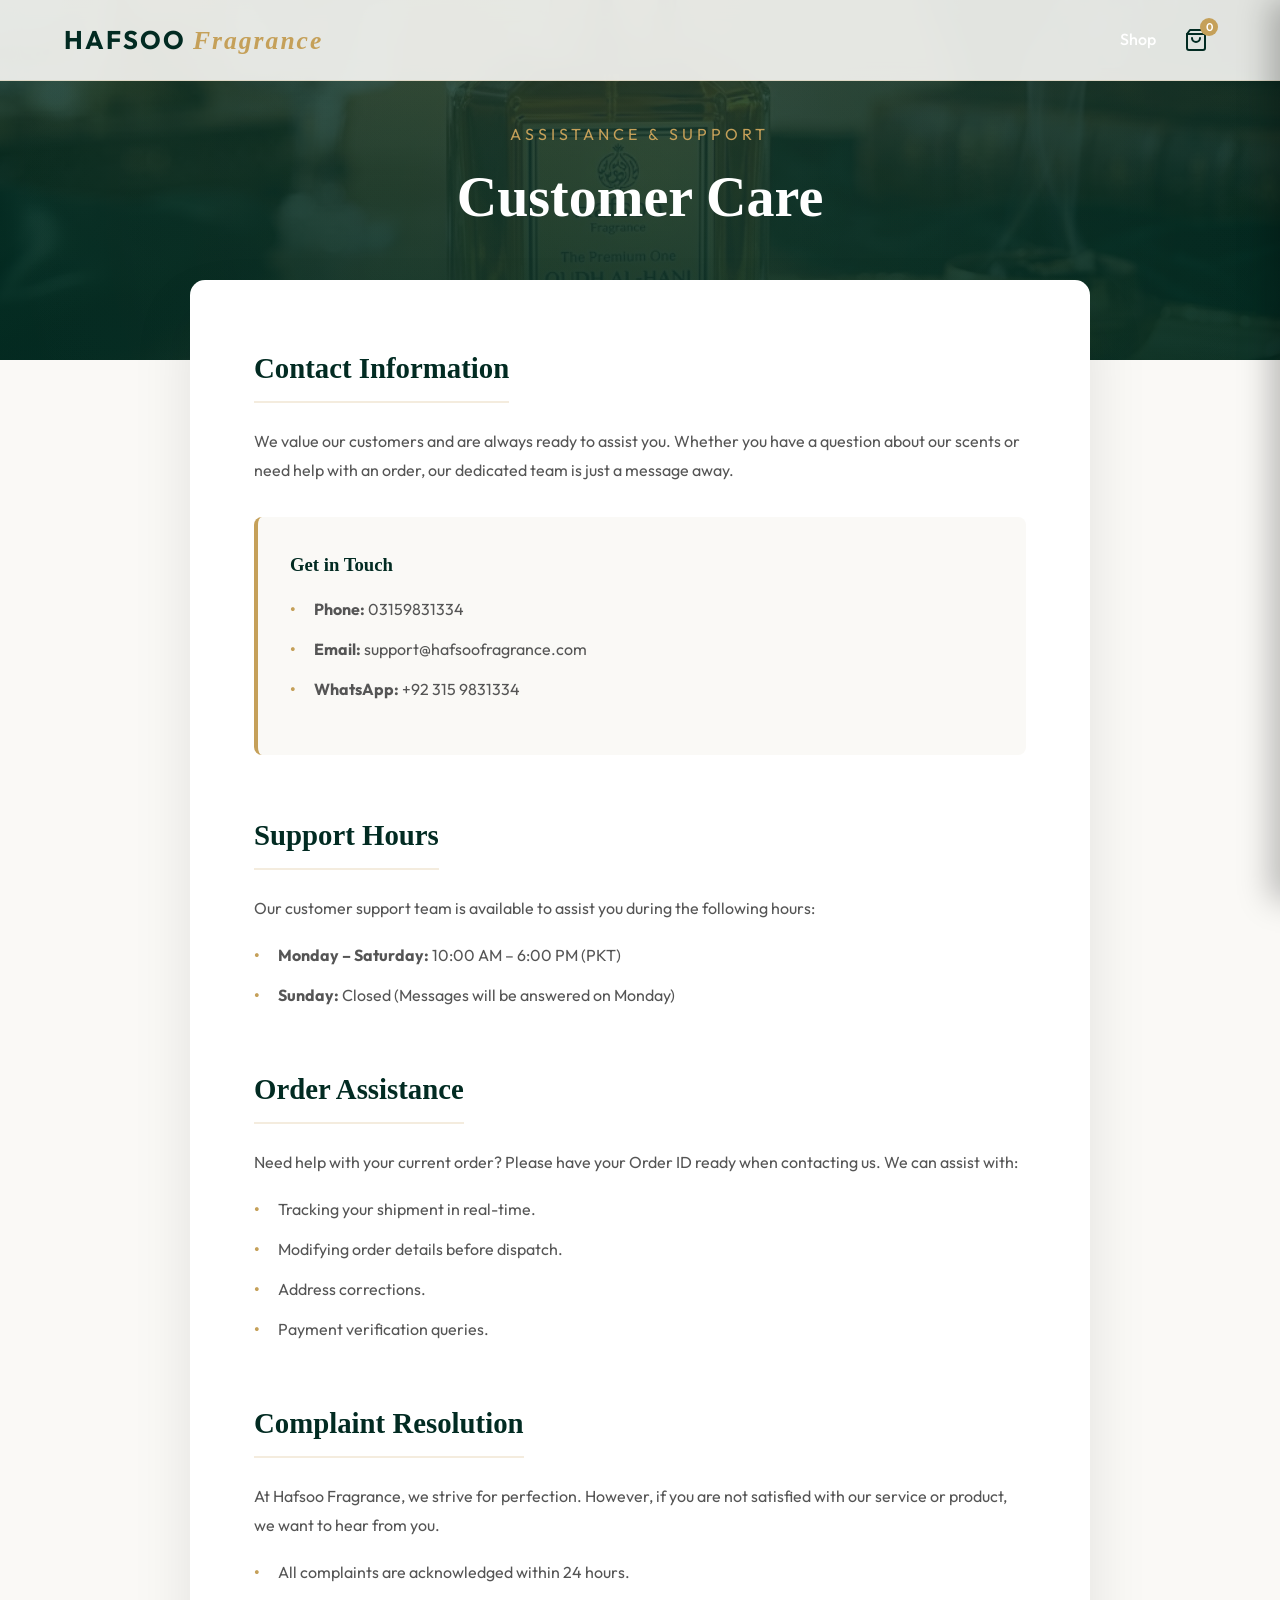
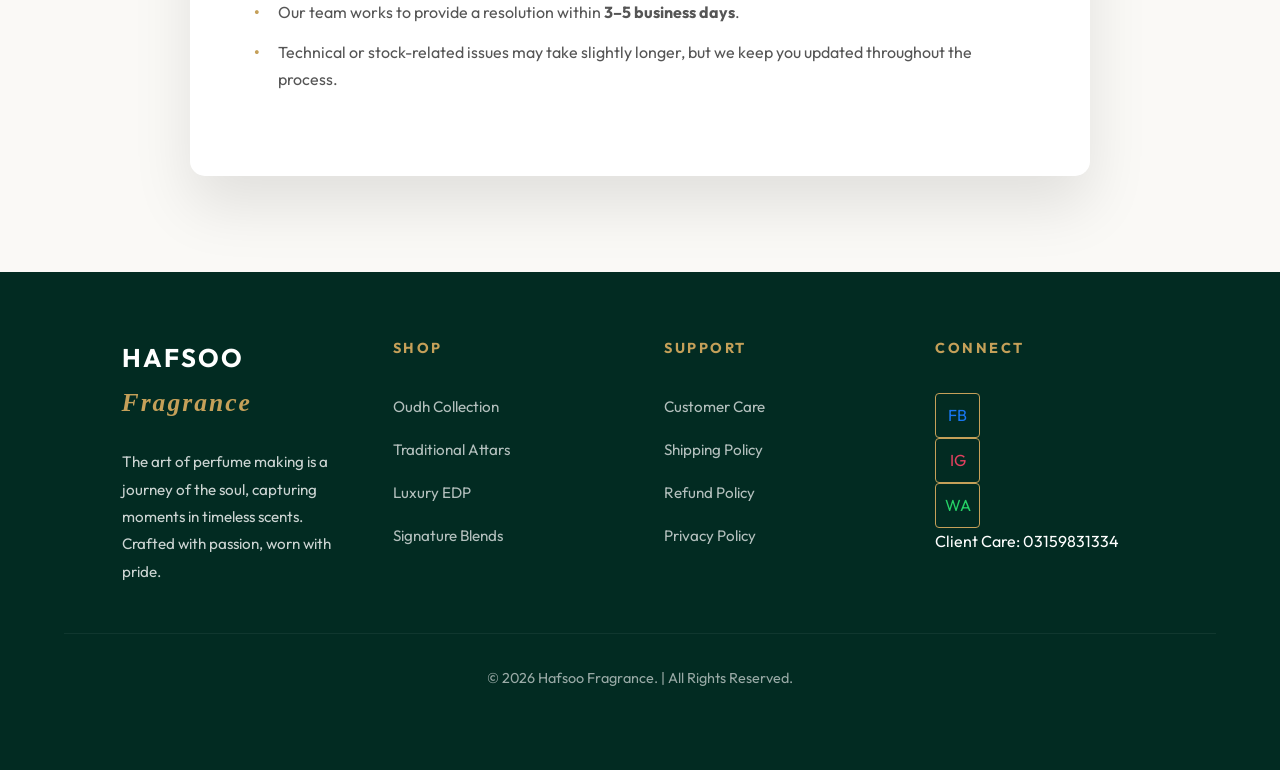
<file: customer-care.html>
<!DOCTYPE html>
<html lang="en">

<head>
    <meta charset="UTF-8">
    <meta name="viewport" content="width=device-width, initial-scale=1.0">
    <title>Customer Care | Hafsoo Fragrance</title>
    <meta name="description"
        content="Hafsoo Fragrance Customer Care - We are here to help you with your orders and inquiries.">
    <link rel="stylesheet" href="style.css">
    <link rel="preconnect" href="https://fonts.googleapis.com">
    <link rel="preconnect" href="https://fonts.gstatic.com" crossorigin>
    <link
        href="https://fonts.googleapis.com/css2?family=Cinzel:wght@400;600;700&family=Outfit:wght@300;400;500;600&display=swap"
        rel="stylesheet">
</head>

<body class="policy-page">
    <header id="main-header">
        <div class="container">
            <nav>
                <a href="index.html" class="logo">Hafsoo <span>Fragrance</span></a>
                <div class="nav-links" style="display: flex; gap: 20px; align-items: center;">
                    <a href="index.html#products"
                        style="color: var(--white); text-decoration: none; font-weight: 500;">Shop</a>
                    <button class="cart-btn" id="cart-btn" aria-label="View Cart">
                        <svg width="24" height="24" viewBox="0 0 24 24" fill="none" stroke="currentColor"
                            stroke-width="2" stroke-linecap="round" stroke-linejoin="round">
                            <path d="M6 2L3 6v14a2 2 0 0 0 2 2h14a2 2 0 0 0 2-2V6l-3-4z"></path>
                            <line x1="3" y1="6" x2="21" y2="6"></line>
                            <path d="M16 10a4 4 0 0 1-8 0"></path>
                        </svg>
                        <span class="cart-count">0</span>
                    </button>
                </div>
            </nav>
        </div>
    </header>

    <main>
        <section class="hero">
            <div class="hero-content">
                <div class="hero-subtitle">Assistance & Support</div>
                <h1>Customer Care</h1>
            </div>
        </section>

        <div class="policy-container">
            <div class="policy-content-section">
                <h2>Contact Information</h2>
                <p>We value our customers and are always ready to assist you. Whether you have a question about our
                    scents or need help with an order, our dedicated team is just a message away.</p>
                <div class="contact-box">
                    <h3>Get in Touch</h3>
                    <ul>
                        <li><strong>Phone:</strong> 03159831334</li>
                        <li><strong>Email:</strong> support@hafsoofragrance.com</li>
                        <li><strong>WhatsApp:</strong> +92 315 9831334</li>
                    </ul>
                </div>
            </div>

            <div class="policy-content-section">
                <h2>Support Hours</h2>
                <p>Our customer support team is available to assist you during the following hours:</p>
                <ul>
                    <li><strong>Monday – Saturday:</strong> 10:00 AM – 6:00 PM (PKT)</li>
                    <li><strong>Sunday:</strong> Closed (Messages will be answered on Monday)</li>
                </ul>
            </div>

            <div class="policy-content-section">
                <h2>Order Assistance</h2>
                <p>Need help with your current order? Please have your Order ID ready when contacting us. We can assist
                    with:</p>
                <ul>
                    <li>Tracking your shipment in real-time.</li>
                    <li>Modifying order details before dispatch.</li>
                    <li>Address corrections.</li>
                    <li>Payment verification queries.</li>
                </ul>
            </div>

            <div class="policy-content-section">
                <h2>Complaint Resolution</h2>
                <p>At Hafsoo Fragrance, we strive for perfection. However, if you are not satisfied with our service or
                    product, we want to hear from you.</p>
                <ul>
                    <li>All complaints are acknowledged within 24 hours.</li>
                    <li>Our team works to provide a resolution within <strong>3–5 business days</strong>.</li>
                    <li>Technical or stock-related issues may take slightly longer, but we keep you updated throughout
                        the process.</li>
                </ul>
            </div>
        </div>
    </main>

    <footer>
        <div class="container footer-grid">
            <div class="footer-info">
                <div class="logo">Hafsoo <span>Fragrance</span></div>
                <p>The art of perfume making is a journey of the soul, capturing moments in timeless scents. Crafted
                    with passion, worn with pride.</p>
            </div>
            <div class="footer-links">
                <h4>Shop</h4>
                <ul>
                    <li><a href="index.html#products">Oudh Collection</a></li>
                    <li><a href="index.html#products">Traditional Attars</a></li>
                    <li><a href="index.html#products">Luxury EDP</a></li>
                    <li><a href="index.html#products">Signature Blends</a></li>
                </ul>
            </div>
            <div class="footer-links">
                <h4>Support</h4>
                <ul>
                    <li><a href="customer-care.html">Customer Care</a></li>
                    <li><a href="shipping-policy.html">Shipping Policy</a></li>
                    <li><a href="refund-policy.html">Refund Policy</a></li>
                    <li><a href="privacy-policy.html">Privacy Policy</a></li>
                </ul>
            </div>
            <div class="footer-links footer-contact">
                <h4>Connect</h4>
                <div class="social-icons">
                    <a href="https://facebook.com/abbassrsp" target="_blank" class="social-link facebook">FB</a>
                    <a href="https://instagram.com/abbasiba313" target="_blank" class="social-link instagram">IG</a>
                    <a href="https://wa.me/92315983133" target="_blank" class="social-link whatsapp">WA</a>
                </div>
                <p>Client Care: 03159831334</p>
            </div>
        </div>
        <div class="copyright">
            <div class="container">
                &copy; 2026 Hafsoo Fragrance. | All Rights Reserved.
            </div>
        </div>
    </footer>

    <!-- Cart Drawer (Required for script.js) -->
    <div class="cart-overlay" id="cart-overlay"></div>
    <div class="cart-drawer" id="cart-drawer">
        <div class="cart-header">
            <h3>Your Cart</h3>
            <button class="close-cart" id="close-cart">&times;</button>
        </div>
        <div class="cart-items" id="cart-items">
            <!-- Items injected by JS -->
        </div>
        <div class="cart-footer" id="cart-footer">
            <div class="cart-total">
                <span>Total:</span>
                <span id="cart-total-amount">Rs. 0</span>
            </div>
            <button class="btn btn-primary checkout-btn" id="checkout-btn">Proceed to Checkout</button>
        </div>
    </div>

    <script src="script.js" defer></script>
</body>

</html>
</file>
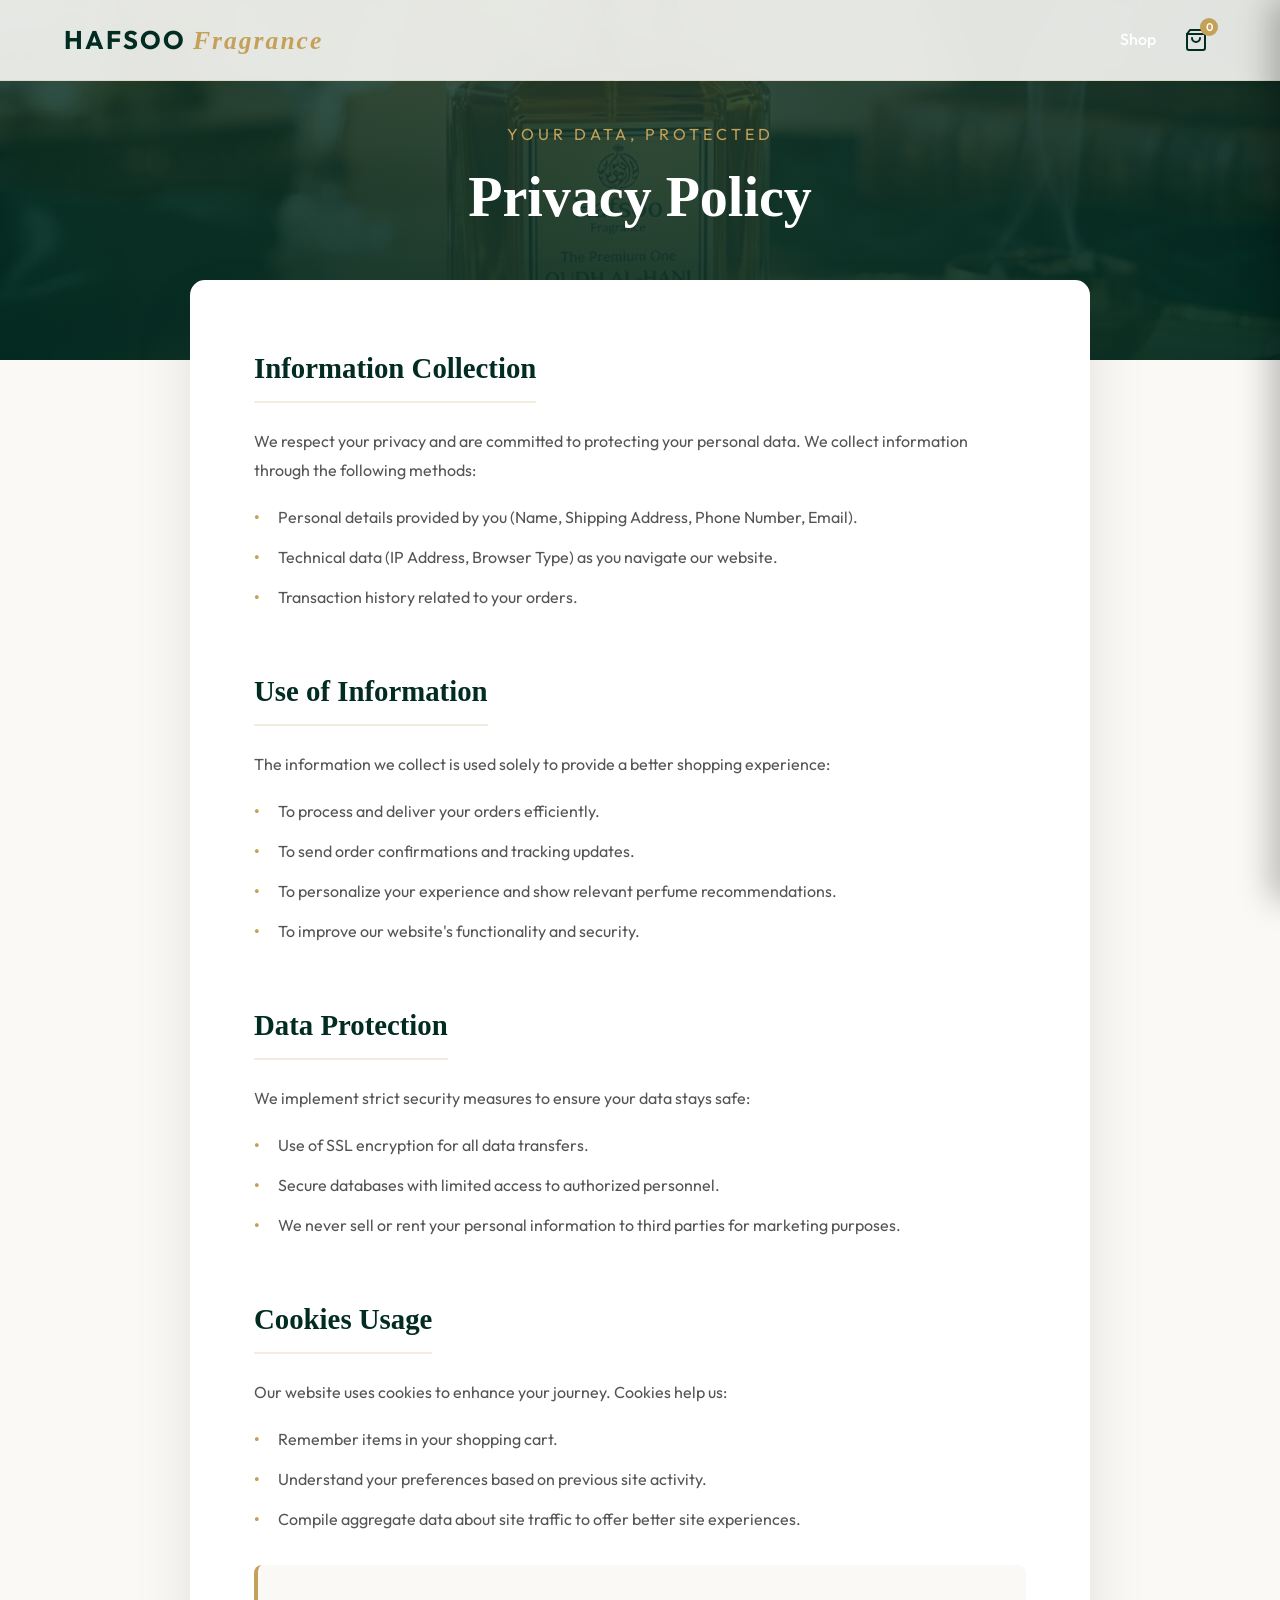
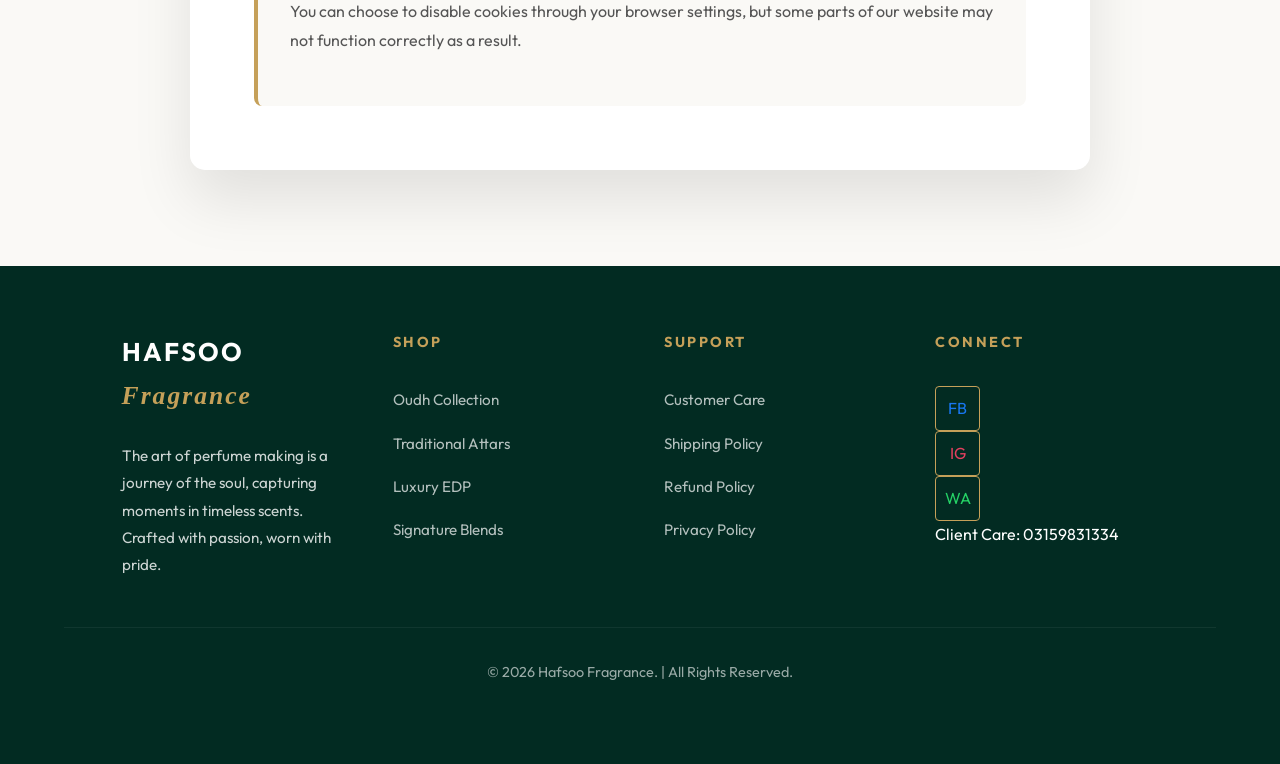
<file: privacy-policy.html>
<!DOCTYPE html>
<html lang="en">

<head>
    <meta charset="UTF-8">
    <meta name="viewport" content="width=device-width, initial-scale=1.0">
    <title>Privacy Policy | Hafsoo Fragrance</title>
    <link rel="stylesheet" href="style.css">
    <link rel="preconnect" href="https://fonts.googleapis.com">
    <link rel="preconnect" href="https://fonts.gstatic.com" crossorigin>
    <link
        href="https://fonts.googleapis.com/css2?family=Cinzel:wght@400;600;700&family=Outfit:wght@300;400;500;600&display=swap"
        rel="stylesheet">
</head>

<body class="policy-page">
    <header id="main-header">
        <div class="container">
            <nav>
                <a href="index.html" class="logo">Hafsoo <span>Fragrance</span></a>
                <div class="nav-links" style="display: flex; gap: 20px; align-items: center;">
                    <a href="index.html#products"
                        style="color: var(--white); text-decoration: none; font-weight: 500;">Shop</a>
                    <button class="cart-btn" id="cart-btn" aria-label="View Cart">
                        <svg width="24" height="24" viewBox="0 0 24 24" fill="none" stroke="currentColor"
                            stroke-width="2" stroke-linecap="round" stroke-linejoin="round">
                            <path d="M6 2L3 6v14a2 2 0 0 0 2 2h14a2 2 0 0 0 2-2V6l-3-4z"></path>
                            <line x1="3" y1="6" x2="21" y2="6"></line>
                            <path d="M16 10a4 4 0 0 1-8 0"></path>
                        </svg>
                        <span class="cart-count">0</span>
                    </button>
                </div>
            </nav>
        </div>
    </header>

    <main>
        <section class="hero">
            <div class="hero-content">
                <div class="hero-subtitle">Your Data, Protected</div>
                <h1>Privacy Policy</h1>
            </div>
        </section>

        <div class="policy-container">
            <div class="policy-content-section">
                <h2>Information Collection</h2>
                <p>We respect your privacy and are committed to protecting your personal data. We collect information
                    through the following methods:</p>
                <ul>
                    <li>Personal details provided by you (Name, Shipping Address, Phone Number, Email).</li>
                    <li>Technical data (IP Address, Browser Type) as you navigate our website.</li>
                    <li>Transaction history related to your orders.</li>
                </ul>
            </div>

            <div class="policy-content-section">
                <h2>Use of Information</h2>
                <p>The information we collect is used solely to provide a better shopping experience:</p>
                <ul>
                    <li>To process and deliver your orders efficiently.</li>
                    <li>To send order confirmations and tracking updates.</li>
                    <li>To personalize your experience and show relevant perfume recommendations.</li>
                    <li>To improve our website's functionality and security.</li>
                </ul>
            </div>

            <div class="policy-content-section">
                <h2>Data Protection</h2>
                <p>We implement strict security measures to ensure your data stays safe:</p>
                <ul>
                    <li>Use of SSL encryption for all data transfers.</li>
                    <li>Secure databases with limited access to authorized personnel.</li>
                    <li>We never sell or rent your personal information to third parties for marketing purposes.</li>
                </ul>
            </div>

            <div class="policy-content-section">
                <h2>Cookies Usage</h2>
                <p>Our website uses cookies to enhance your journey. Cookies help us:</p>
                <ul>
                    <li>Remember items in your shopping cart.</li>
                    <li>Understand your preferences based on previous site activity.</li>
                    <li>Compile aggregate data about site traffic to offer better site experiences.</li>
                </ul>
                <div class="contact-box">
                    <p>You can choose to disable cookies through your browser settings, but some parts of our website
                        may not function correctly as a result.</p>
                </div>
            </div>
        </div>
    </main>

    <footer>
        <div class="container footer-grid">
            <div class="footer-info">
                <div class="logo">Hafsoo <span>Fragrance</span></div>
                <p>The art of perfume making is a journey of the soul, capturing moments in timeless scents. Crafted
                    with passion, worn with pride.</p>
            </div>
            <div class="footer-links">
                <h4>Shop</h4>
                <ul>
                    <li><a href="index.html#products">Oudh Collection</a></li>
                    <li><a href="index.html#products">Traditional Attars</a></li>
                    <li><a href="index.html#products">Luxury EDP</a></li>
                    <li><a href="index.html#products">Signature Blends</a></li>
                </ul>
            </div>
            <div class="footer-links">
                <h4>Support</h4>
                <ul>
                    <li><a href="customer-care.html">Customer Care</a></li>
                    <li><a href="shipping-policy.html">Shipping Policy</a></li>
                    <li><a href="refund-policy.html">Refund Policy</a></li>
                    <li><a href="privacy-policy.html">Privacy Policy</a></li>
                </ul>
            </div>
            <div class="footer-links footer-contact">
                <h4>Connect</h4>
                <div class="social-icons">
                    <a href="https://facebook.com/abbassrsp" target="_blank" class="social-link facebook">FB</a>
                    <a href="https://instagram.com/abbasiba313" target="_blank" class="social-link instagram">IG</a>
                    <a href="https://wa.me/92315983133" target="_blank" class="social-link whatsapp">WA</a>
                </div>
                <p>Client Care: 03159831334</p>
            </div>
        </div>
        <div class="copyright">
            <div class="container">
                &copy; 2026 Hafsoo Fragrance. | All Rights Reserved.
            </div>
        </div>
    </footer>

    <!-- Cart Drawer -->
    <div class="cart-overlay" id="cart-overlay"></div>
    <div class="cart-drawer" id="cart-drawer">
        <div class="cart-header">
            <h3>Your Cart</h3>
            <button class="close-cart" id="close-cart">&times;</button>
        </div>
        <div class="cart-items" id="cart-items"></div>
        <div class="cart-footer" id="cart-footer">
            <div class="cart-total">
                <span>Total:</span>
                <span id="cart-total-amount">Rs. 0</span>
            </div>
            <button class="btn btn-primary checkout-btn" id="checkout-btn">Proceed to Checkout</button>
        </div>
    </div>

    <script src="script.js" defer></script>
</body>

</html>
</file>
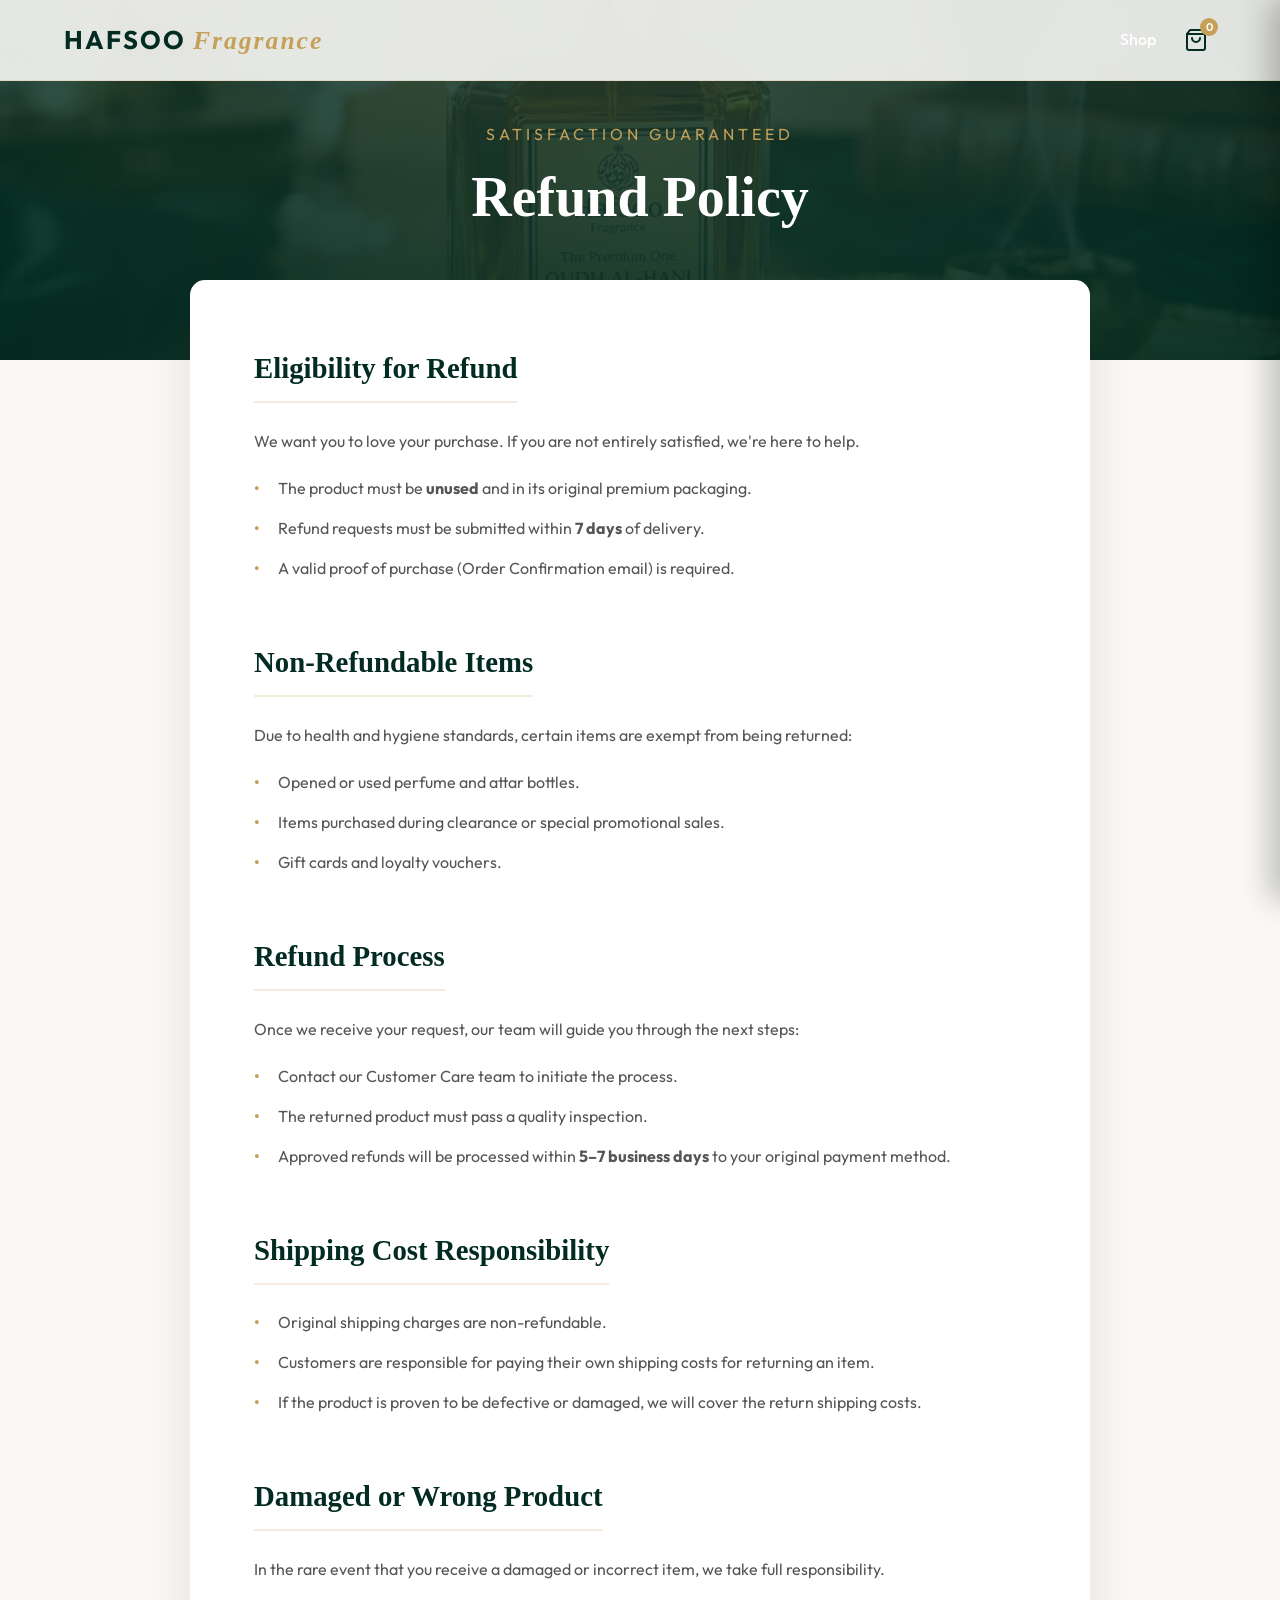
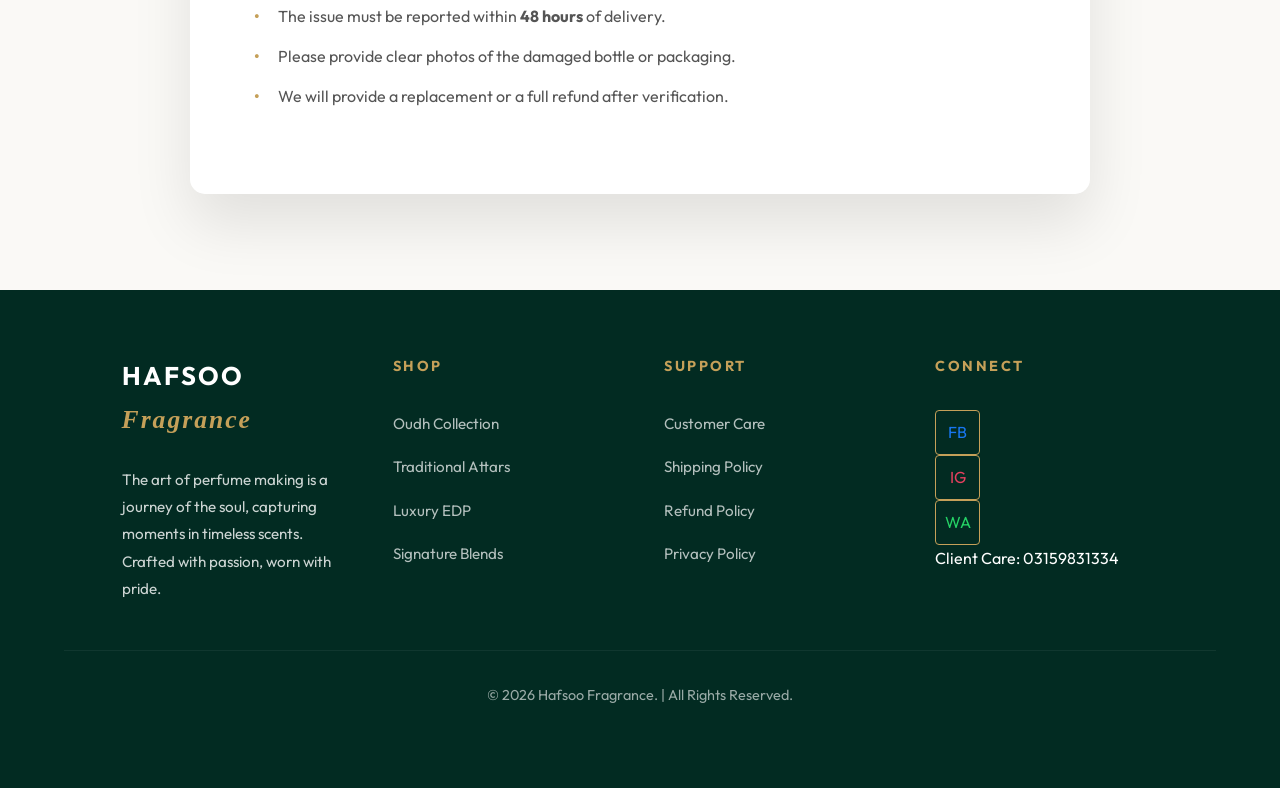
<file: refund-policy.html>
<!DOCTYPE html>
<html lang="en">

<head>
    <meta charset="UTF-8">
    <meta name="viewport" content="width=device-width, initial-scale=1.0">
    <title>Refund Policy | Hafsoo Fragrance</title>
    <link rel="stylesheet" href="style.css">
    <link rel="preconnect" href="https://fonts.googleapis.com">
    <link rel="preconnect" href="https://fonts.gstatic.com" crossorigin>
    <link
        href="https://fonts.googleapis.com/css2?family=Cinzel:wght@400;600;700&family=Outfit:wght@300;400;500;600&display=swap"
        rel="stylesheet">
</head>

<body class="policy-page">
    <header id="main-header">
        <div class="container">
            <nav>
                <a href="index.html" class="logo">Hafsoo <span>Fragrance</span></a>
                <div class="nav-links" style="display: flex; gap: 20px; align-items: center;">
                    <a href="index.html#products"
                        style="color: var(--white); text-decoration: none; font-weight: 500;">Shop</a>
                    <button class="cart-btn" id="cart-btn" aria-label="View Cart">
                        <svg width="24" height="24" viewBox="0 0 24 24" fill="none" stroke="currentColor"
                            stroke-width="2" stroke-linecap="round" stroke-linejoin="round">
                            <path d="M6 2L3 6v14a2 2 0 0 0 2 2h14a2 2 0 0 0 2-2V6l-3-4z"></path>
                            <line x1="3" y1="6" x2="21" y2="6"></line>
                            <path d="M16 10a4 4 0 0 1-8 0"></path>
                        </svg>
                        <span class="cart-count">0</span>
                    </button>
                </div>
            </nav>
        </div>
    </header>

    <main>
        <section class="hero">
            <div class="hero-content">
                <div class="hero-subtitle">Satisfaction Guaranteed</div>
                <h1>Refund Policy</h1>
            </div>
        </section>

        <div class="policy-container">
            <div class="policy-content-section">
                <h2>Eligibility for Refund</h2>
                <p>We want you to love your purchase. If you are not entirely satisfied, we're here to help.</p>
                <ul>
                    <li>The product must be <strong>unused</strong> and in its original premium packaging.</li>
                    <li>Refund requests must be submitted within <strong>7 days</strong> of delivery.</li>
                    <li>A valid proof of purchase (Order Confirmation email) is required.</li>
                </ul>
            </div>

            <div class="policy-content-section">
                <h2>Non-Refundable Items</h2>
                <p>Due to health and hygiene standards, certain items are exempt from being returned:</p>
                <ul>
                    <li>Opened or used perfume and attar bottles.</li>
                    <li>Items purchased during clearance or special promotional sales.</li>
                    <li>Gift cards and loyalty vouchers.</li>
                </ul>
            </div>

            <div class="policy-content-section">
                <h2>Refund Process</h2>
                <p>Once we receive your request, our team will guide you through the next steps:</p>
                <ul>
                    <li>Contact our Customer Care team to initiate the process.</li>
                    <li>The returned product must pass a quality inspection.</li>
                    <li>Approved refunds will be processed within <strong>5–7 business days</strong> to your original
                        payment method.</li>
                </ul>
            </div>

            <div class="policy-content-section">
                <h2>Shipping Cost Responsibility</h2>
                <ul>
                    <li>Original shipping charges are non-refundable.</li>
                    <li>Customers are responsible for paying their own shipping costs for returning an item.</li>
                    <li>If the product is proven to be defective or damaged, we will cover the return shipping costs.
                    </li>
                </ul>
            </div>

            <div class="policy-content-section">
                <h2>Damaged or Wrong Product</h2>
                <p>In the rare event that you receive a damaged or incorrect item, we take full responsibility.</p>
                <ul>
                    <li>The issue must be reported within <strong>48 hours</strong> of delivery.</li>
                    <li>Please provide clear photos of the damaged bottle or packaging.</li>
                    <li>We will provide a replacement or a full refund after verification.</li>
                </ul>
            </div>
        </div>
    </main>

    <footer>
        <div class="container footer-grid">
            <div class="footer-info">
                <div class="logo">Hafsoo <span>Fragrance</span></div>
                <p>The art of perfume making is a journey of the soul, capturing moments in timeless scents. Crafted
                    with passion, worn with pride.</p>
            </div>
            <div class="footer-links">
                <h4>Shop</h4>
                <ul>
                    <li><a href="index.html#products">Oudh Collection</a></li>
                    <li><a href="index.html#products">Traditional Attars</a></li>
                    <li><a href="index.html#products">Luxury EDP</a></li>
                    <li><a href="index.html#products">Signature Blends</a></li>
                </ul>
            </div>
            <div class="footer-links">
                <h4>Support</h4>
                <ul>
                    <li><a href="customer-care.html">Customer Care</a></li>
                    <li><a href="shipping-policy.html">Shipping Policy</a></li>
                    <li><a href="refund-policy.html">Refund Policy</a></li>
                    <li><a href="privacy-policy.html">Privacy Policy</a></li>
                </ul>
            </div>
            <div class="footer-links footer-contact">
                <h4>Connect</h4>
                <div class="social-icons">
                    <a href="https://facebook.com/abbassrsp" target="_blank" class="social-link facebook">FB</a>
                    <a href="https://instagram.com/abbasiba313" target="_blank" class="social-link instagram">IG</a>
                    <a href="https://wa.me/92315983133" target="_blank" class="social-link whatsapp">WA</a>
                </div>
                <p>Client Care: 03159831334</p>
            </div>
        </div>
        <div class="copyright">
            <div class="container">
                &copy; 2026 Hafsoo Fragrance. | All Rights Reserved.
            </div>
        </div>
    </footer>

    <!-- Cart Drawer -->
    <div class="cart-overlay" id="cart-overlay"></div>
    <div class="cart-drawer" id="cart-drawer">
        <div class="cart-header">
            <h3>Your Cart</h3>
            <button class="close-cart" id="close-cart">&times;</button>
        </div>
        <div class="cart-items" id="cart-items"></div>
        <div class="cart-footer" id="cart-footer">
            <div class="cart-total">
                <span>Total:</span>
                <span id="cart-total-amount">Rs. 0</span>
            </div>
            <button class="btn btn-primary checkout-btn" id="checkout-btn">Proceed to Checkout</button>
        </div>
    </div>

    <script src="script.js" defer></script>
</body>

</html>
</file>
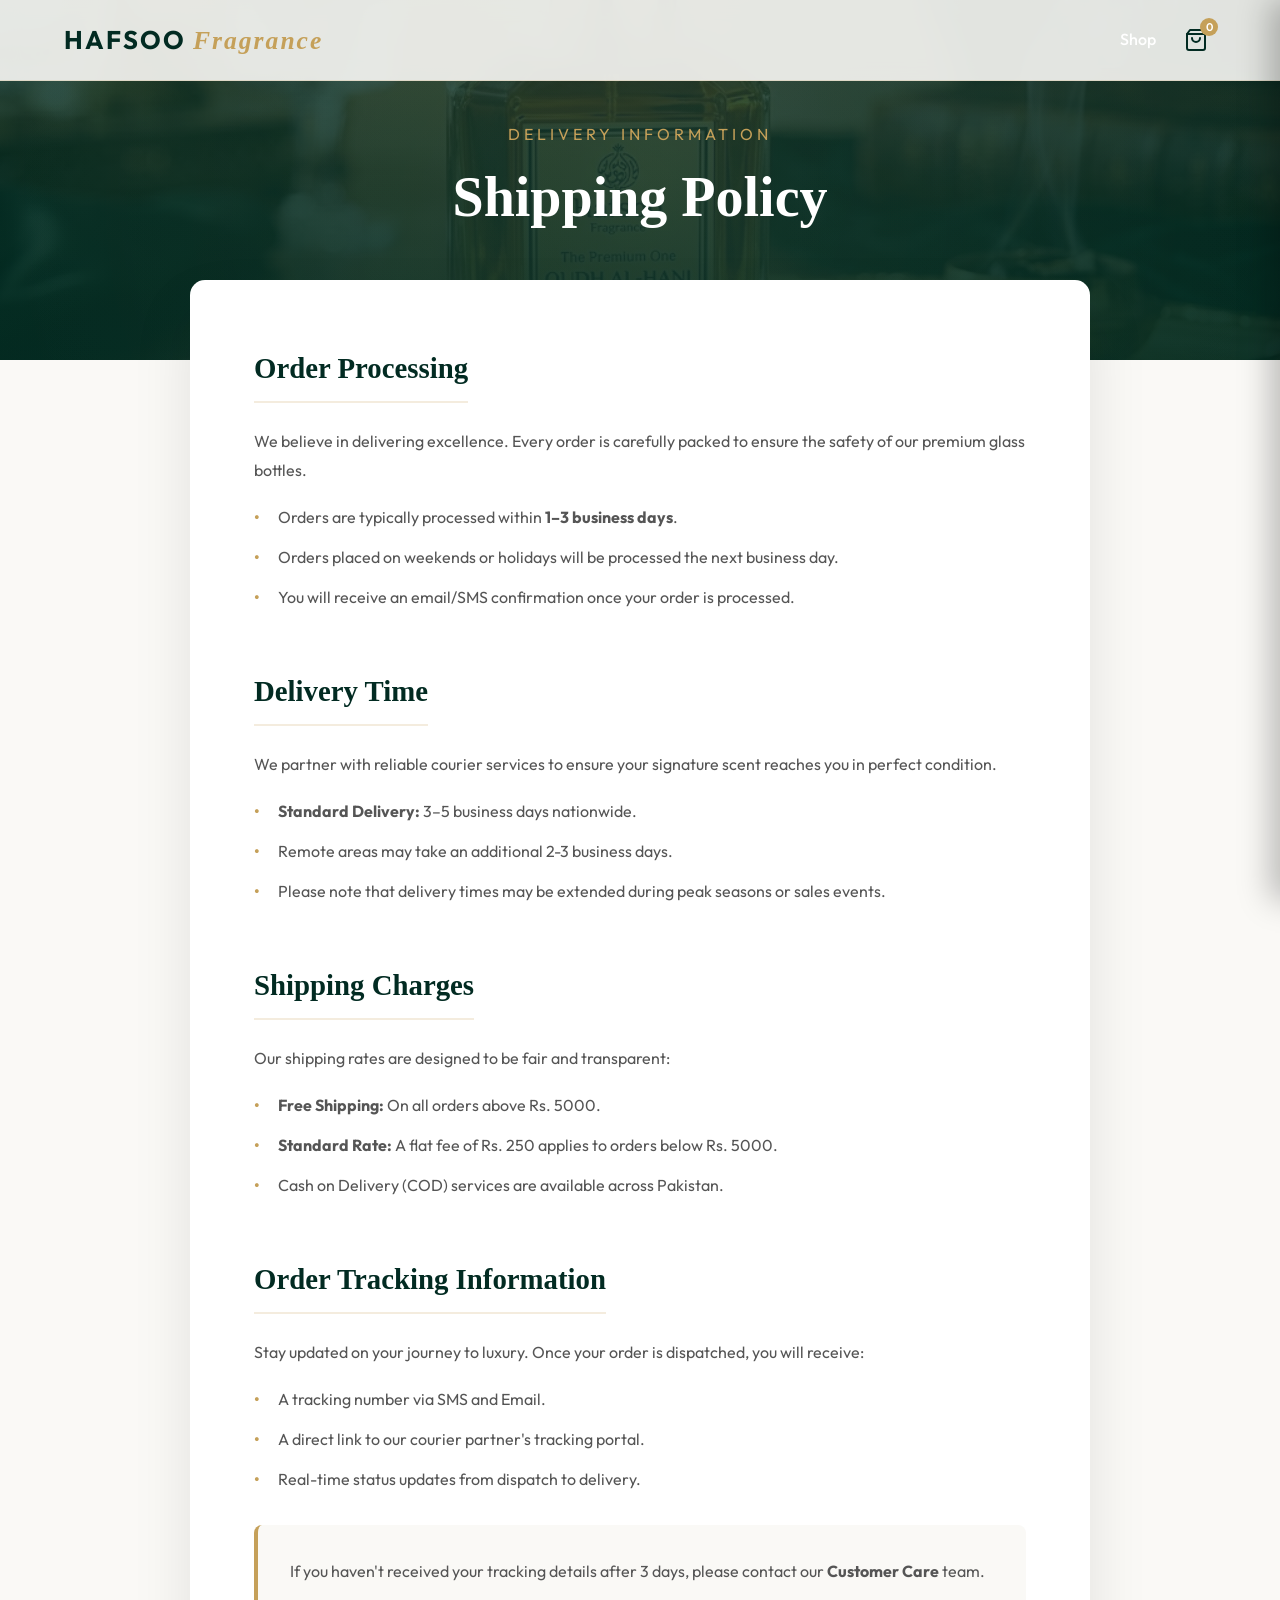
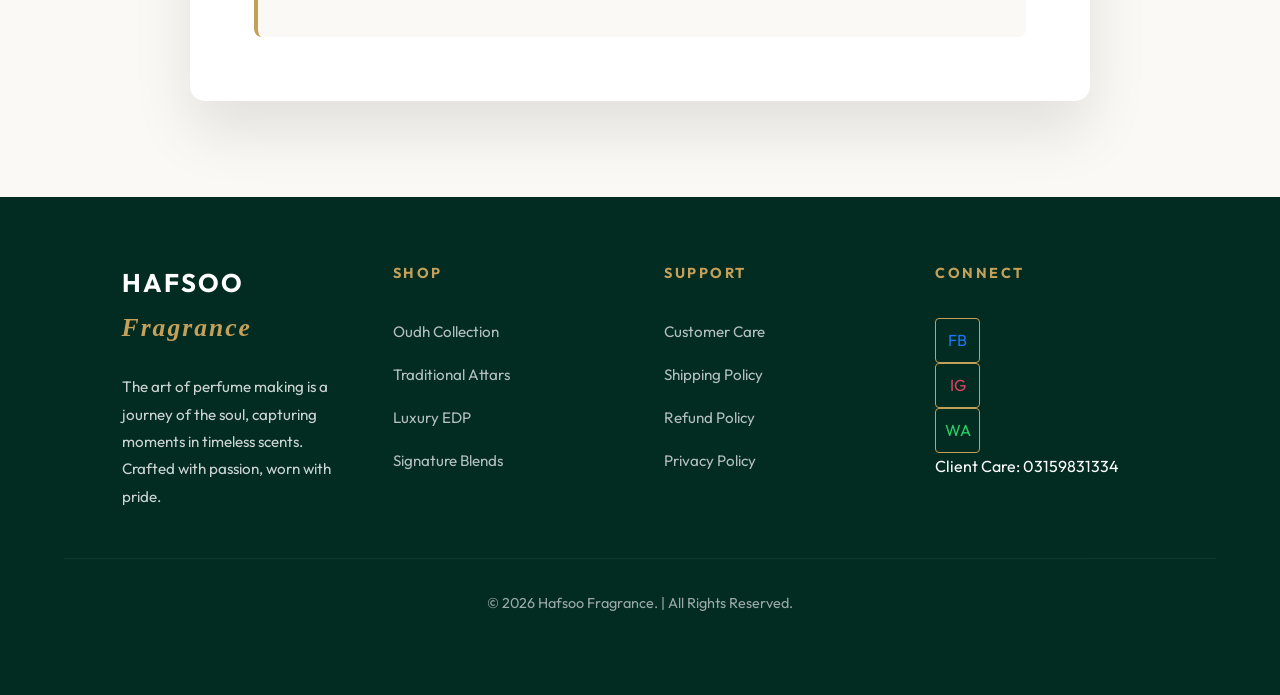
<file: shipping-policy.html>
<!DOCTYPE html>
<html lang="en">

<head>
    <meta charset="UTF-8">
    <meta name="viewport" content="width=device-width, initial-scale=1.0">
    <title>Shipping Policy | Hafsoo Fragrance</title>
    <link rel="stylesheet" href="style.css">
    <link rel="preconnect" href="https://fonts.googleapis.com">
    <link rel="preconnect" href="https://fonts.gstatic.com" crossorigin>
    <link
        href="https://fonts.googleapis.com/css2?family=Cinzel:wght@400;600;700&family=Outfit:wght@300;400;500;600&display=swap"
        rel="stylesheet">
</head>

<body class="policy-page">
    <header id="main-header">
        <div class="container">
            <nav>
                <a href="index.html" class="logo">Hafsoo <span>Fragrance</span></a>
                <div class="nav-links" style="display: flex; gap: 20px; align-items: center;">
                    <a href="index.html#products"
                        style="color: var(--white); text-decoration: none; font-weight: 500;">Shop</a>
                    <button class="cart-btn" id="cart-btn" aria-label="View Cart">
                        <svg width="24" height="24" viewBox="0 0 24 24" fill="none" stroke="currentColor"
                            stroke-width="2" stroke-linecap="round" stroke-linejoin="round">
                            <path d="M6 2L3 6v14a2 2 0 0 0 2 2h14a2 2 0 0 0 2-2V6l-3-4z"></path>
                            <line x1="3" y1="6" x2="21" y2="6"></line>
                            <path d="M16 10a4 4 0 0 1-8 0"></path>
                        </svg>
                        <span class="cart-count">0</span>
                    </button>
                </div>
            </nav>
        </div>
    </header>

    <main>
        <section class="hero">
            <div class="hero-content">
                <div class="hero-subtitle">Delivery Information</div>
                <h1>Shipping Policy</h1>
            </div>
        </section>

        <div class="policy-container">
            <div class="policy-content-section">
                <h2>Order Processing</h2>
                <p>We believe in delivering excellence. Every order is carefully packed to ensure the safety of our
                    premium glass bottles.</p>
                <ul>
                    <li>Orders are typically processed within <strong>1–3 business days</strong>.</li>
                    <li>Orders placed on weekends or holidays will be processed the next business day.</li>
                    <li>You will receive an email/SMS confirmation once your order is processed.</li>
                </ul>
            </div>

            <div class="policy-content-section">
                <h2>Delivery Time</h2>
                <p>We partner with reliable courier services to ensure your signature scent reaches you in perfect
                    condition.</p>
                <ul>
                    <li><strong>Standard Delivery:</strong> 3–5 business days nationwide.</li>
                    <li>Remote areas may take an additional 2-3 business days.</li>
                    <li>Please note that delivery times may be extended during peak seasons or sales events.</li>
                </ul>
            </div>

            <div class="policy-content-section">
                <h2>Shipping Charges</h2>
                <p>Our shipping rates are designed to be fair and transparent:</p>
                <ul>
                    <li><strong>Free Shipping:</strong> On all orders above Rs. 5000.</li>
                    <li><strong>Standard Rate:</strong> A flat fee of Rs. 250 applies to orders below Rs. 5000.</li>
                    <li>Cash on Delivery (COD) services are available across Pakistan.</li>
                </ul>
            </div>

            <div class="policy-content-section">
                <h2>Order Tracking Information</h2>
                <p>Stay updated on your journey to luxury. Once your order is dispatched, you will receive:</p>
                <ul>
                    <li>A tracking number via SMS and Email.</li>
                    <li>A direct link to our courier partner's tracking portal.</li>
                    <li>Real-time status updates from dispatch to delivery.</li>
                </ul>
                <div class="contact-box">
                    <p>If you haven't received your tracking details after 3 days, please contact our <strong>Customer
                            Care</strong> team.</p>
                </div>
            </div>
        </div>
    </main>

    <footer>
        <div class="container footer-grid">
            <div class="footer-info">
                <div class="logo">Hafsoo <span>Fragrance</span></div>
                <p>The art of perfume making is a journey of the soul, capturing moments in timeless scents. Crafted
                    with passion, worn with pride.</p>
            </div>
            <div class="footer-links">
                <h4>Shop</h4>
                <ul>
                    <li><a href="index.html#products">Oudh Collection</a></li>
                    <li><a href="index.html#products">Traditional Attars</a></li>
                    <li><a href="index.html#products">Luxury EDP</a></li>
                    <li><a href="index.html#products">Signature Blends</a></li>
                </ul>
            </div>
            <div class="footer-links">
                <h4>Support</h4>
                <ul>
                    <li><a href="customer-care.html">Customer Care</a></li>
                    <li><a href="shipping-policy.html">Shipping Policy</a></li>
                    <li><a href="refund-policy.html">Refund Policy</a></li>
                    <li><a href="privacy-policy.html">Privacy Policy</a></li>
                </ul>
            </div>
            <div class="footer-links footer-contact">
                <h4>Connect</h4>
                <div class="social-icons">
                    <a href="https://facebook.com/abbassrsp" target="_blank" class="social-link facebook">FB</a>
                    <a href="https://instagram.com/abbasiba313" target="_blank" class="social-link instagram">IG</a>
                    <a href="https://wa.me/92315983133" target="_blank" class="social-link whatsapp">WA</a>
                </div>
                <p>Client Care: 03159831334</p>
            </div>
        </div>
        <div class="copyright">
            <div class="container">
                &copy; 2026 Hafsoo Fragrance. | All Rights Reserved.
            </div>
        </div>
    </footer>

    <!-- Cart Drawer -->
    <div class="cart-overlay" id="cart-overlay"></div>
    <div class="cart-drawer" id="cart-drawer">
        <div class="cart-header">
            <h3>Your Cart</h3>
            <button class="close-cart" id="close-cart">&times;</button>
        </div>
        <div class="cart-items" id="cart-items"></div>
        <div class="cart-footer" id="cart-footer">
            <div class="cart-total">
                <span>Total:</span>
                <span id="cart-total-amount">Rs. 0</span>
            </div>
            <button class="btn btn-primary checkout-btn" id="checkout-btn">Proceed to Checkout</button>
        </div>
    </div>

    <script src="script.js" defer></script>
</body>

</html>
</file>
<file: style.css>
/* 
    Hafsoo Fragrance - Global Design System
    A luxury, Arabic-inspired premium aesthetic.
*/

:root {
    /* Colors */
    --primary-dark: #022b22;
    --primary-light: #034d3d;
    --accent-gold: #C5A059;
    --accent-gold-pale: rgba(197, 160, 89, 0.2);
    --bg-cream: #FAF9F6;
    --text-main: #1a1a1a;
    --text-muted: #555555;
    --white: #ffffff;
    --black: #111111;
    --whatsapp-green: #25D366;

    /* Spacing & Borders */
    --section-padding: clamp(2rem, 6vw, 5rem);
    /* Optimized vertical spacing (32px - 80px) */
    --container-width: 1400px;
    --radius-sm: 4px;
    --radius-md: 8px;
    --radius-lg: 15px;

    /* Shadows & Transitions */
    --shadow-soft: 0 15px 40px rgba(0, 0, 0, 0.04);
    --shadow-hover: 0 30px 60px rgba(2, 43, 34, 0.12);
    --transition-fast: 0.3s cubic-bezier(0.4, 0, 0.2, 1);
    --transition-base: 0.5s cubic-bezier(0.4, 0, 0.2, 1);
    --transition-slow: 1.2s cubic-bezier(0.4, 0, 0.2, 1);

    /* Fonts */
    --font-heading: 'Playfair Display', serif;
    --font-body: 'Outfit', sans-serif;
}

/* Base Reset */
* {
    margin: 0;
    padding: 0;
    box-sizing: border-box;
}

html {
    scroll-behavior: smooth;
    font-size: 16px;
}

body {
    background-color: var(--bg-cream);
    color: var(--text-main);
    font-family: var(--font-body);
    overflow-x: hidden;
    line-height: 1.7;
    -webkit-font-smoothing: antialiased;
}

h1,
h2,
h3,
.serif-font {
    font-family: var(--font-heading);
}

img {
    max-width: 100%;
    display: block;
}

ul {
    list-style: none;
}

a {
    text-decoration: none;
    color: inherit;
    transition: var(--transition-fast);
}

button {
    cursor: pointer;
    font-family: inherit;
    border: none;
    background: none;
}

.hidden {
    display: none !important;
}

/* Utility */
.w-full {
    width: 100%;
}

/* Layout */
.container {
    max-width: var(--container-width);
    margin: 0 auto;
    padding: 0 5%;
}

/* Header & Navigation */
header#main-header {
    background: rgba(250, 249, 246, 0.9);
    backdrop-filter: blur(10px);
    position: fixed;
    width: 100%;
    top: 0;
    z-index: 1000;
    border-bottom: 1px solid var(--accent-gold-pale);
}

nav {
    height: 80px;
    display: flex;
    justify-content: space-between;
    align-items: center;
}

.logo {
    font-size: 1.6rem;
    font-weight: 700;
    color: var(--primary-dark);
    letter-spacing: 2px;
    text-transform: uppercase;
}

.logo span {
    color: var(--accent-gold);
    font-family: var(--font-heading);
    font-style: italic;
    text-transform: capitalize;
}

.cart-btn {
    position: relative;
    color: var(--primary-dark);
    padding: 8px;
    display: flex;
    align-items: center;
    transition: var(--transition-fast);
}

.cart-btn:hover {
    transform: scale(1.1);
    color: var(--accent-gold);
}

.cart-count {
    position: absolute;
    top: -2px;
    right: -2px;
    background: var(--accent-gold);
    color: var(--white);
    font-size: 0.7rem;
    min-width: 18px;
    height: 18px;
    padding: 2px;
    border-radius: 50%;
    display: flex;
    justify-content: center;
    align-items: center;
    font-weight: 600;
}

/* Hero Section */
.hero {
    height: 100vh;
    min-height: 600px;
    background: linear-gradient(to bottom, rgba(2, 43, 34, 0.5), rgba(2, 43, 34, 0.8)),
        url("images/hero.png") center/cover no-repeat;
    display: flex;
    flex-direction: column;
    justify-content: center;
    align-items: center;
    text-align: center;
    color: var(--white);
    padding: 0 5%;
    position: relative;
    overflow: hidden;
    animation: heroZoom var(--transition-slow) forwards;
}

@keyframes heroZoom {
    0% {
        transform: scale(1.05);
    }

    100% {
        transform: scale(1);
    }
}

/* Floating Mist Animation */
.hero::before,
.hero::after {
    content: '';
    position: absolute;
    width: 200%;
    height: 200%;
    top: -50%;
    left: -50%;
    background: radial-gradient(circle, rgba(197, 160, 89, 0.05) 0%, transparent 60%);
    pointer-events: none;
    z-index: 1;
    animation: mistFloat 20s infinite linear;
}

.hero::after {
    background: radial-gradient(circle, rgba(255, 255, 255, 0.03) 0%, transparent 50%);
    animation-duration: 35s;
    animation-delay: -10s;
}

@keyframes mistFloat {
    0% {
        transform: translate(0, 0) rotate(0deg);
    }

    50% {
        transform: translate(50px, 30px) rotate(5deg);
    }

    100% {
        transform: translate(0, 0) rotate(0deg);
    }
}

.hero>* {
    position: relative;
    z-index: 2;
}

.hero-subtitle {
    font-size: 1rem;
    text-transform: uppercase;
    letter-spacing: 4px;
    color: var(--accent-gold);
    margin-bottom: 1rem;
    animation: fadeInUp 0.8s ease forwards;
}

.hero h1 {
    font-size: clamp(2.5rem, 8vw, 4.5rem);
    margin-bottom: 1.5rem;
    line-height: 1.2;
    animation: fadeInUp 1s ease forwards;
}

.hero p {
    font-size: 1.1rem;
    max-width: 600px;
    margin-bottom: 2rem;
    /* Reduced from 3rem for tighter rhythm */
    opacity: 0.9;
    animation: fadeInUp 1.2s ease forwards;
}

@keyframes fadeInUp {
    from {
        opacity: 0;
        transform: translateY(30px);
    }

    to {
        opacity: 1;
        transform: translateY(0);
    }
}

/* Intersection Reveal System */
.reveal {
    opacity: 0;
    transition: opacity 0.8s ease, transform 0.8s cubic-bezier(0.165, 0.84, 0.44, 1);
}

.reveal-left {
    transform: translateX(-40px);
}

.reveal-right {
    transform: translateX(40px);
}

.reveal-up {
    transform: translateY(30px);
}

.reveal.is-visible {
    opacity: 1;
    transform: translate(0, 0);
}

@keyframes slideInPop {
    from {
        opacity: 0;
        transform: translateY(20px) scale(0.9);
    }

    to {
        opacity: 1;
        transform: translateY(0) scale(1);
    }
}

@keyframes fadeOutDown {
    from {
        opacity: 1;
        transform: translateY(0);
    }

    to {
        opacity: 0;
        transform: translateY(20px);
    }
}

@keyframes pulseGold {}

/* Sale Banner */
.offer-banner {
    background-color: var(--bg-cream);
    text-align: center;
    padding: clamp(2rem, 5vw, 3.5rem) 5%;
    /* Specific tighter padding for timer banner */
    border-bottom: 1px solid var(--accent-gold-pale);
}

.offer-banner h3 {
    color: var(--primary-dark);
    font-size: clamp(1.4rem, 4vw, 1.8rem);
    margin-bottom: 0.5rem;
    text-transform: uppercase;
    letter-spacing: 2px;
}

.timer {
    font-size: 2.5rem;
    font-weight: 600;
    color: var(--accent-gold);
    letter-spacing: 4px;
    background: var(--primary-dark);
    display: inline-block;
    padding: 10px 25px;
    border-radius: var(--radius-md);
    box-shadow: 0 5px 15px rgba(0, 0, 0, 0.15);
    margin-top: 15px;
}

/* Section Common */
section {
    padding: var(--section-padding) 5%;
}

.section-title {
    text-align: center;
    margin-bottom: 2.5rem;
    /* Reduced from 4rem for a more compact layout */
}

.section-title p {
    color: var(--accent-gold);
    text-transform: uppercase;
    letter-spacing: 3px;
    font-size: 0.9rem;
    margin-bottom: 0.5rem;
}

.section-title h2 {
    font-size: clamp(2rem, 5vw, 2.8rem);
    color: var(--primary-dark);
}

/* Product Cards */
.product-grid {
    display: grid;
    grid-template-columns: repeat(auto-fill, minmax(300px, 1fr));
    gap: 2rem;
    /* Reduced from 3rem */
    max-width: var(--container-width);
    margin: 0 auto;
}

.product-card {
    background: var(--white);
    box-shadow: var(--shadow-soft);
    transition: var(--transition-base);
    position: relative;
    display: flex;
    flex-direction: column;
    border: 1px solid transparent;
    opacity: 0;
    transform: translateY(30px);
}

.product-card.is-visible {
    opacity: 1;
    transform: translateY(0);
}

.product-card:hover {
    transform: translateY(-8px) scale(1.02);
    box-shadow: var(--shadow-hover);
    border-color: var(--accent-gold-pale);
}

.badge {
    position: absolute;
    top: 15px;
    left: 15px;
    background: var(--primary-dark);
    color: var(--accent-gold);
    font-size: 0.7rem;
    text-transform: uppercase;
    letter-spacing: 1px;
    padding: 5px 12px;
    z-index: 2;
    font-weight: 600;
}

.img-container {
    width: 100%;
    aspect-ratio: 4/5;
    overflow: hidden;
}

.product-image {
    width: 100%;
    height: 100%;
    object-fit: cover;
    transition: transform var(--transition-slow);
}

.product-card:hover .product-image {
    transform: scale(1.08);
}

.product-info {
    padding: 2rem;
    text-align: center;
    flex: 1;
    display: flex;
    flex-direction: column;
    justify-content: space-between;
}

.product-category {
    font-size: 0.75rem;
    color: var(--accent-gold);
    text-transform: uppercase;
    letter-spacing: 3px;
    font-weight: 600;
    margin-bottom: 0.5rem;
    display: block;
}

.product-title {
    font-size: 1.6rem;
    margin: 0.5rem 0 1rem;
    color: var(--primary-dark);
    line-height: 1.2;
}

.product-short-desc {
    font-size: 0.9rem;
    color: var(--text-muted);
    margin-bottom: 1.5rem;
    line-height: 1.6;
}

.size-select {
    margin: 10px 0 20px;
    padding: 12px;
    width: 100%;
    border: 1px solid #e0e0e0;
    border-radius: var(--radius-sm);
    font-family: var(--font-body);
    outline-color: var(--accent-gold);
    cursor: pointer;
    font-size: 0.9rem;
    transition: var(--transition-fast);
}

.size-select:hover {
    border-color: var(--accent-gold);
}

.fragrance-notes {
    font-size: 0.8rem;
    color: var(--accent-gold);
    margin-bottom: 1.5rem;
    font-style: italic;
    letter-spacing: 1px;
}

.product-price {
    font-size: 1.4rem;
    font-weight: 700;
    color: var(--primary-dark);
    margin-bottom: 2rem;
}

/* Buttons */
.btn {
    display: inline-block;
    padding: 1.1rem 2.2rem;
    text-transform: uppercase;
    letter-spacing: 2px;
    font-size: 0.8rem;
    font-weight: 600;
    transition: var(--transition-base);
    border: 1px solid transparent;
}

.btn-primary {
    background: var(--accent-gold);
    color: var(--white);
    border-color: var(--accent-gold);
}

.btn-primary:hover {
    background: transparent;
    color: var(--accent-gold);
    transform: translateY(-3px);
    box-shadow: 0 10px 20px rgba(197, 160, 89, 0.2);
}

.btn-outline {
    background: transparent;
    color: var(--primary-dark);
    border-color: var(--primary-dark);
    width: 100%;
}

.btn-outline:hover {
    background: var(--primary-dark);
    color: var(--accent-gold);
    transform: translateY(-2px);
}

/* About Section */
.about-section {
    padding: var(--section-padding) 5%;
}

.about-grid {
    display: grid;
    grid-template-columns: repeat(auto-fit, minmax(300px, 1fr));
    gap: 40px;
    /* Reduced from 60px */
    align-items: center;
}

.about-content p {
    font-size: 1.1rem;
    line-height: 1.9;
    color: var(--text-muted);
    margin-bottom: 1.5rem;
    /* Reduced from 2.5rem */
}

.about-image-wrapper {
    border: 1px solid var(--accent-gold-pale);
    padding: 12px;
    border-radius: var(--radius-lg);
    background: var(--white);
}

.about-image {
    border-radius: var(--radius-lg);
    width: 100%;
    height: 450px;
    object-fit: cover;
    display: block;
}

/* Testimonials */
.testimonials-section {
    background: var(--black);
    color: var(--white);
}

.testimonials-grid {
    display: grid;
    grid-template-columns: repeat(auto-fit, minmax(300px, 1fr));
    gap: 2rem;
    max-width: 1200px;
    margin: 0 auto;
}

.testimo-card {
    background: #1a1a1a;
    padding: 2.5rem;
    border-top: 3px solid var(--accent-gold);
    box-shadow: 0 10px 30px rgba(0, 0, 0, 0.5);
    text-align: center;
    border-radius: var(--radius-md);
    transition: var(--transition-base);
}

.testimo-card:hover {
    transform: translateY(-5px);
}

.stars {
    color: var(--accent-gold);
    margin-bottom: 1.5rem;
    font-size: 1.2rem;
}

.testimo-text {
    font-style: italic;
    color: #e0e0e0;
    margin-bottom: 1.5rem;
    font-size: 1.05rem;
    line-height: 1.6;
}

.testimo-author {
    display: block;
    font-weight: 600;
    color: var(--accent-gold);
    text-transform: uppercase;
    font-size: 0.9rem;
    letter-spacing: 1.5px;
}

/* Cart & Modals Overlay */
.cart-overlay,
.modal-overlay {
    position: fixed;
    inset: 0;
    background: rgba(2, 43, 34, 0.75);
    backdrop-filter: blur(8px);
    display: none;
    z-index: 2000;
    animation: fadeIn 0.3s ease;
}

@keyframes fadeIn {
    from {
        opacity: 0;
    }

    to {
        opacity: 1;
    }
}

/* Cart Drawer */
.cart-drawer {
    position: fixed;
    top: 0;
    right: -450px;
    width: 100%;
    max-width: 450px;
    height: 100%;
    background: var(--bg-cream);
    z-index: 2001;
    transition: var(--transition-base);
    display: flex;
    flex-direction: column;
    box-shadow: -10px 0 30px rgba(0, 0, 0, 0.25);
}

.cart-drawer.active {
    right: 0;
}

.cart-header {
    padding: 2rem;
    border-bottom: 1px solid rgba(0, 0, 0, 0.05);
    display: flex;
    justify-content: space-between;
    align-items: center;
}

.close-btn {
    font-size: 2.2rem;
    line-height: 1;
    color: var(--text-muted);
}

.cart-items {
    flex: 1;
    overflow-y: auto;
    padding: 2rem;
}

.cart-item {
    display: grid;
    grid-template-columns: 80px 1fr 30px;
    gap: 15px;
    margin-bottom: 25px;
    align-items: center;
}

.cart-item-img {
    width: 80px;
    height: 80px;
    object-fit: cover;
    border-radius: var(--radius-sm);
}

.cart-item-info h4 {
    font-size: 1rem;
    margin-bottom: 4px;
}

.cart-item-info p {
    font-size: 0.9rem;
    color: var(--accent-gold);
    font-weight: 700;
}

.qty-controls {
    display: flex;
    align-items: center;
    gap: 12px;
    margin-top: 10px;
    border: 1px solid #e0e0e0;
    padding: 4px 10px;
    width: fit-content;
    border-radius: var(--radius-sm);
}

.remove-item {
    font-size: 1.5rem;
    color: #ccc;
    transition: var(--transition-fast);
}

.remove-item:hover {
    color: #ff5c5c;
}

.cart-footer {
    padding: 2rem;
    background: var(--white);
    border-top: 1px solid rgba(0, 0, 0, 0.05);
}

.cart-total {
    display: flex;
    justify-content: space-between;
    font-size: 1.3rem;
    margin-bottom: 1.5rem;
    font-weight: 700;
    color: var(--primary-dark);
}

.btn-checkout {
    width: 100%;
    padding: 1.25rem;
    background: var(--primary-dark);
    color: var(--accent-gold);
    font-size: 0.9rem;
    font-weight: 600;
    letter-spacing: 2px;
    text-transform: uppercase;
    transition: var(--transition-base);
}

.btn-checkout:hover {
    background: var(--primary-light);
}

/* Modals */
.modal-overlay {
    display: none;
    justify-content: center;
    align-items: center;
    z-index: 3000;
    padding: 20px;
}

.modal-content {
    background: var(--white);
    padding: 3rem;
    border-radius: var(--radius-lg);
    max-width: 500px;
    width: 100%;
    position: relative;
    box-shadow: 0 40px 100px rgba(0, 0, 0, 0.3);
    border: 1px solid var(--accent-gold-pale);
    animation: slideUp 0.4s ease;
}

@keyframes slideUp {
    from {
        transform: translateY(50px);
        opacity: 0;
    }

    to {
        transform: translateY(0);
        opacity: 1;
    }
}

.modal-content .close-btn {
    position: absolute;
    top: 20px;
    right: 25px;
}

.modal-content h2 {
    margin-bottom: 2rem;
    text-align: center;
    color: var(--primary-dark);
}

.form-group {
    margin-bottom: 1.5rem;
}

.form-group label {
    display: block;
    margin-bottom: 0.5rem;
    font-weight: 500;
    font-size: 0.9rem;
    color: var(--text-muted);
}

.form-group input,
.form-group textarea {
    width: 100%;
    padding: 0.9rem 1rem;
    border: 1px solid #ddd;
    border-radius: var(--radius-sm);
    font-family: var(--font-body);
    font-size: 1rem;
    transition: var(--transition-fast);
}

.form-group input:focus,
.form-group textarea:focus {
    border-color: var(--accent-gold);
    outline: none;
    box-shadow: 0 0 0 4px var(--accent-gold-pale);
}

/* Smart Upsell Modal Specifics */
.upsell-content {
    max-width: 450px;
    text-align: center;
    background: var(--bg-cream);
}

.upsell-tag {
    background: var(--accent-gold);
    color: var(--white);
    padding: 6px 18px;
    font-size: 0.75rem;
    text-transform: uppercase;
    letter-spacing: 2px;
    font-weight: 700;
    display: inline-block;
    margin-bottom: 1.5rem;
    border-radius: 50px;
}

.upsell-img {
    width: 200px;
    height: 200px;
    object-fit: contain;
    margin: 0 auto 1.5rem;
    mix-blend-mode: multiply;
}

.upsell-title {
    font-size: 1.8rem;
    color: var(--primary-dark);
    margin-bottom: 0.5rem;
}

.upsell-price {
    font-size: 1.4rem;
    color: var(--accent-gold);
    font-weight: 700;
    margin-bottom: 2rem;
}

.upsell-btns {
    display: grid;
    grid-template-columns: 1fr;
    gap: 12px;
}

.no-thanks {
    font-size: 0.85rem;
    color: var(--text-muted);
    text-decoration: underline;
    margin-top: 10px;
}

/* Fragrance Quiz Styling */
.quiz-modal-content {
    max-width: 600px;
    text-align: center;
    min-height: 450px;
    display: flex;
    flex-direction: column;
    justify-content: center;
}

.quiz-step {
    display: none;
    animation: fadeIn 0.4s ease forwards;
}

.quiz-step.active {
    display: block;
}

.quiz-progress {
    font-size: 0.8rem;
    color: var(--accent-gold);
    text-transform: uppercase;
    letter-spacing: 2px;
    margin-bottom: 1.5rem;
    font-weight: 600;
}

.quiz-question {
    font-size: 1.8rem;
    color: var(--primary-dark);
    margin-bottom: 2.5rem;
    line-height: 1.3;
}

.quiz-options {
    display: grid;
    grid-template-columns: repeat(auto-fit, minmax(200px, 1fr));
    gap: 15px;
}

.quiz-opt {
    padding: 1rem;
    border: 1px solid var(--accent-gold-pale);
    border-radius: var(--radius-md);
    background: var(--white);
    color: var(--primary-dark);
    font-size: 1rem;
    font-weight: 500;
    transition: var(--transition-fast);
}

.quiz-opt:hover {
    background: var(--primary-dark);
    color: var(--accent-gold);
    border-color: var(--primary-dark);
    transform: translateY(-2px);
    box-shadow: 0 5px 15px rgba(0, 0, 0, 0.05);
}

.quiz-result-card {
    display: flex;
    flex-direction: column;
    align-items: center;
    gap: 20px;
    animation: slideUp 0.6s ease forwards;
}

.quiz-result-img {
    width: 150px;
    height: 150px;
    object-fit: contain;
    mix-blend-mode: multiply;
}

.quiz-result-title {
    font-size: 1.5rem;
    color: var(--primary-dark);
    margin: 0;
}

.quiz-result-desc {
    font-size: 0.95rem;
    color: var(--text-muted);
    max-width: 400px;
}

/* Urgency System Styling */
.urgency-wrap {
    margin: 1rem 0;
    padding: 0.8rem;
    background: rgba(197, 160, 89, 0.05);
    border-radius: var(--radius-md);
    border-left: 3px solid var(--accent-gold);
    animation: fadeIn 0.8s ease forwards;
}

.stock-indicator {
    font-size: 0.85rem;
    color: #d32f2f;
    /* Premium Subtle Red */
    font-weight: 600;
    margin-bottom: 4px;
    display: flex;
    align-items: center;
    gap: 6px;
}

.stock-low {
    animation: pulseSlow 2s infinite ease-in-out;
}

.viewer-counter {
    font-size: 0.8rem;
    color: var(--text-muted);
    font-weight: 500;
    display: flex;
    align-items: center;
    gap: 6px;
}

@keyframes pulseSlow {
    0% {
        opacity: 1;
        transform: scale(1);
    }

    50% {
        opacity: 0.7;
        transform: scale(0.98);
    }

    100% {
        opacity: 1;
        transform: scale(1);
    }
}

.viewer-count-num {
    color: var(--primary-dark);
    font-weight: 700;
    transition: opacity 0.3s ease;
}

.tooltip-trigger {
    position: relative;
    cursor: help;
}

.tooltip-trigger:hover::after {
    content: "High Demand Product";
    position: absolute;
    bottom: 100%;
    left: 50%;
    transform: translateX(-50%);
    background: var(--primary-dark);
    color: var(--accent-gold);
    padding: 4px 10px;
    border-radius: 4px;
    font-size: 0.7rem;
    white-space: nowrap;
    z-index: 10;
    margin-bottom: 5px;
}

/* AI Chat Assistant Styles */
.ai-chat-toggle {
    position: fixed;
    bottom: 30px;
    right: 30px;
    background: var(--primary-dark);
    color: var(--accent-gold);
    width: 65px;
    height: 65px;
    border-radius: 50%;
    display: flex;
    justify-content: center;
    align-items: center;
    box-shadow: 0 10px 30px rgba(2, 43, 34, 0.4);
    z-index: 5000;
    transition: var(--transition-base);
    border: 2px solid var(--accent-gold);
}

.ai-chat-toggle:hover {
    transform: scale(1.1);
    background: var(--primary-light);
}

.ai-chat-window {
    position: fixed;
    bottom: 110px;
    right: 30px;
    width: 380px;
    max-width: calc(100vw - 60px);
    height: 550px;
    max-height: calc(100vh - 150px);
    background: var(--bg-cream);
    border-radius: var(--radius-lg);
    box-shadow: 0 20px 50px rgba(0, 0, 0, 0.3);
    z-index: 5001;
    display: none;
    flex-direction: column;
    overflow: hidden;
    border: 1px solid var(--accent-gold-pale);
    animation: fadeInUp 0.4s ease;
}

.ai-chat-header {
    background: var(--primary-dark);
    color: var(--white);
    padding: 1.2rem;
    display: flex;
    justify-content: space-between;
    align-items: center;
    border-bottom: 2px solid var(--accent-gold);
}

.brand-info {
    display: flex;
    flex-direction: column;
}

.brand-name {
    font-weight: 700;
    font-size: 1rem;
}

.brand-status {
    font-size: 0.75rem;
    opacity: 0.8;
}

.chat-actions button {
    color: var(--white);
    font-size: 1.2rem;
    margin-left: 10px;
}

.ai-chat-messages {
    flex: 1;
    padding: 1.5rem;
    overflow-y: auto;
    display: flex;
    flex-direction: column;
    gap: 1rem;
    background: #fdfdfd;
}

.ai-bubble,
.user-bubble {
    max-width: 85%;
    padding: 12px 18px;
    border-radius: 18px;
    font-size: 0.95rem;
    line-height: 1.5;
}

.ai-bubble {
    align-self: flex-start;
    background: #f0f0f0;
    color: var(--text-main);
    border-bottom-left-radius: 2px;
}

.user-bubble {
    align-self: flex-end;
    background: var(--primary-dark);
    color: var(--white);
    border-bottom-right-radius: 2px;
    box-shadow: 0 4px 10px rgba(0, 0, 0, 0.1);
}

.ai-typing {
    font-size: 0.8rem;
    color: var(--text-muted);
    padding: 0 1.5rem 0.8rem;
    display: none;
    font-style: italic;
}

.ai-chat-input-area {
    padding: 1rem 1.5rem;
    background: var(--white);
    border-top: 1px solid #eee;
    display: flex;
    gap: 12px;
    align-items: center;
}

.ai-chat-input-area input {
    flex: 1;
    border: 1px solid #ddd;
    padding: 12px 18px;
    border-radius: 30px;
    outline: none;
    font-size: 0.95rem;
}

.ai-chat-input-area input:focus {
    border-color: var(--accent-gold);
}

.ai-chat-input-area button {
    background: var(--primary-dark);
    color: var(--accent-gold);
    width: 45px;
    height: 45px;
    border-radius: 50%;
    display: flex;
    justify-content: center;
    align-items: center;
    transition: 0.3s;
}

.ai-chat-input-area button:hover {
    background: var(--primary-light);
}

/* Greeting Popup */
.ai-greeting-popup {
    position: fixed;
    bottom: 105px;
    right: 30px;
    background: var(--primary-dark);
    color: var(--white);
    padding: 15px 22px;
    border-radius: 20px;
    border-bottom-right-radius: 4px;
    box-shadow: 0 15px 35px rgba(0, 0, 0, 0.25);
    z-index: 4999;
    font-size: 0.9rem;
    max-width: 260px;
    display: none;
    border: 1px solid var(--accent-gold);
}

.ai-greeting-popup::after {
    content: '';
    position: absolute;
    bottom: -10px;
    right: 15px;
    border-left: 10px solid transparent;
    border-right: 10px solid transparent;
    border-top: 10px solid var(--primary-dark);
}

.typing-dots {
    display: flex;
    gap: 5px;
    padding: 5px 0;
}

.dot {
    width: 7px;
    height: 7px;
    background: var(--accent-gold);
    border-radius: 50%;
    animation: dotWave 1.4s infinite;
}

.dot:nth-child(2) {
    animation-delay: 0.2s;
}

.dot:nth-child(3) {
    animation-delay: 0.4s;
}

@keyframes dotWave {

    0%,
    60%,
    100% {
        transform: translateY(0);
    }

    30% {
        transform: translateY(-5px);
    }
}

.pulse-soft {
    animation: softPulse 2s infinite;
}

@keyframes softPulse {
    0% {
        box-shadow: 0 0 0 0 rgba(197, 160, 89, 0.4);
    }

    70% {
        box-shadow: 0 0 0 15px rgba(197, 160, 89, 0);
    }

    100% {
        box-shadow: 0 0 0 0 rgba(197, 160, 89, 0);
    }
}

/* WhatsApp Floating Action */
.float-wa {
    position: fixed;
    bottom: 30px;
    left: 30px;
    background-color: var(--whatsapp-green);
    color: var(--white);
    width: 60px;
    height: 60px;
    border-radius: 50%;
    display: flex;
    justify-content: center;
    align-items: center;
    box-shadow: 0 10px 25px rgba(37, 211, 102, 0.35);
    z-index: 999;
    animation: floatBounce 3s infinite ease-in-out;
}

.float-wa:hover {
    background-color: #128C7E;
    transform: scale(1.1);
}

.float-wa svg {
    width: 35px;
    height: 35px;
    fill: currentColor;
}

@keyframes floatBounce {

    0%,
    100% {
        transform: translateY(0);
    }

    50% {
        transform: translateY(-12px);
    }
}

/* Footer */
footer {
    background: var(--primary-dark);
    color: var(--white);
    padding: 4rem 5% 3rem;
    /* Reduced from 6rem / 4rem */
}

.footer-grid {
    display: grid;
    grid-template-columns: repeat(auto-fit, minmax(220px, 1fr));
    gap: 3rem;
    text-align: left;
    margin-bottom: 3rem;
}

.footer-info .logo {
    color: var(--white);
    margin-bottom: 1.5rem;
    display: block;
}

.footer-info p {
    font-size: 0.95rem;
    opacity: 0.8;
    line-height: 1.8;
}

.footer-links h4 {
    color: var(--accent-gold);
    margin-bottom: 2rem;
    text-transform: uppercase;
    letter-spacing: 2.5px;
    font-size: 0.9rem;
}

.footer-links ul li {
    margin-bottom: 1rem;
}

.footer-links ul li a {
    font-size: 0.95rem;
    opacity: 0.7;
}

.footer-links ul li a:hover {
    opacity: 1;
    color: var(--accent-gold);
    padding-left: 5px;
}

.social-icons-wrapper {
    display: flex;
    justify-content: center;
    align-items: center;
    gap: 20px;
    margin-top: 1.5rem;
}

.social-link {
    display: flex;
    align-items: center;
    justify-content: center;
    width: 45px;
    height: 45px;
    border: 1px solid var(--accent-gold);
    border-radius: var(--radius-sm);
    transition: 0.3s ease;
    text-decoration: none;
}

.social-link:hover {
    transform: scale(1.1);
    filter: brightness(1.2);
    box-shadow: 0 5px 15px rgba(0, 0, 0, 0.1);
}

.social-link.facebook {
    color: #1877F2;
}

.social-link.instagram {
    color: #E4405F;
    /* Standard Instagram Brand Color */
}

.social-link.whatsapp {
    color: #25D366;
}

.social-link svg {
    transition: transform 0.3s ease, filter 0.3s ease;
}

.social-link:hover svg {
    transform: scale(1.1);
}

.footer-links ul li a {
    position: relative;
    padding-left: 0;
    transition: var(--transition-fast);
}

.footer-links ul li a:hover {
    color: var(--accent-gold);
    padding-left: 8px;
}

.footer-links ul li a::before {
    content: '→';
    position: absolute;
    left: -15px;
    opacity: 0;
    transition: var(--transition-fast);
}

.footer-links ul li a:hover::before {
    left: -2px;
    opacity: 1;
}

.copyright {
    border-top: 1px solid rgba(255, 255, 255, 0.1);
    padding: 2rem 0;
    font-size: 0.9rem;
    opacity: 0.6;
    text-align: center;
}

/* Social Proof Notifications */
#social-proof-container {
    position: fixed;
    bottom: 30px;
    left: 30px;
    z-index: 9999;
    pointer-events: none;
}

.social-proof-toast {
    background: var(--white);
    border-left: 4px solid var(--accent-gold);
    padding: 15px 20px;
    border-radius: var(--radius-md);
    box-shadow: 0 10px 30px rgba(0, 0, 0, 0.12);
    display: flex;
    align-items: center;
    gap: 15px;
    max-width: 350px;
    pointer-events: auto;
    animation: slideInLeftToast 0.6s cubic-bezier(0.23, 1, 0.32, 1) forwards;
    cursor: pointer;
    transition: transform 0.3s ease;
}

.social-proof-toast:hover {
    transform: translateY(-5px);
}

.social-proof-toast.hiding {
    animation: fadeOutToast 0.5s ease forwards;
}

.social-proof-img {
    width: 50px;
    height: 50px;
    border-radius: var(--radius-sm);
    object-fit: cover;
    background: var(--bg-cream);
}

.social-proof-content {
    flex: 1;
}

.social-proof-content p {
    font-size: 0.9rem;
    color: var(--text-main);
    line-height: 1.4;
    margin: 0;
}

.social-proof-content span {
    color: var(--accent-gold);
    font-weight: 600;
}

.social-proof-time {
    display: block;
    font-size: 0.75rem;
    color: var(--text-muted);
    margin-top: 4px;
}

@keyframes slideInLeftToast {
    from {
        opacity: 0;
        transform: translateX(-50px);
    }

    to {
        opacity: 1;
        transform: translateX(0);
    }
}

/* Policy Modal & Accordion Styling */
.policy-modal {
    max-width: 650px;
    padding: 3.5rem;
    text-align: left;
}

.policy-accordion {
    margin-top: 1.5rem;
}

.policy-item {
    border-bottom: 1px solid var(--accent-gold-pale);
    padding: 1.2rem 0;
}

.policy-item summary {
    list-style: none;
    font-family: var(--font-heading);
    font-weight: 600;
    color: var(--primary-dark);
    cursor: pointer;
    display: flex;
    justify-content: space-between;
    align-items: center;
    font-size: 1.1rem;
    outline: none;
}

.policy-item summary::-webkit-details-marker {
    display: none;
}

.policy-item summary::after {
    content: '+';
    color: var(--accent-gold);
    font-size: 1.4rem;
    font-weight: 400;
    transition: transform 0.3s ease;
}

.policy-item[open] summary::after {
    content: '−';
}

.policy-body {
    padding: 1rem 0 0.5rem;
    font-size: 0.95rem;
    line-height: 1.7;
    color: var(--text-muted);
}

.policy-body ul {
    list-style: disc;
    padding-left: 1.2rem;
}

.policy-body li {
    margin-bottom: 0.5rem;
}

.policy-body li:last-child {
    margin-bottom: 0;
}

/* Policy Pages Dedicated Styles */
.policy-page .hero {
    height: 40vh;
    min-height: 350px;
    background: linear-gradient(to bottom, rgba(2, 43, 34, 0.8), rgba(2, 43, 34, 0.95)),
        url("images/hero.png") center/cover no-repeat;
}

.policy-page .hero h1 {
    font-size: clamp(2rem, 6vw, 3.5rem);
    margin-bottom: 0.5rem;
}

.policy-container {
    max-width: 900px;
    margin: -80px auto 6rem;
    background: var(--white);
    padding: 4rem;
    border-radius: var(--radius-lg);
    box-shadow: 0 30px 60px rgba(0, 0, 0, 0.1);
    position: relative;
    z-index: 10;
}

.policy-content-section {
    margin-bottom: 3.5rem;
}

.policy-content-section:last-child {
    margin-bottom: 0;
}

.policy-content-section h2 {
    font-size: 1.8rem;
    color: var(--primary-dark);
    margin-bottom: 1.5rem;
    border-bottom: 2px solid var(--accent-gold-pale);
    padding-bottom: 0.5rem;
    display: inline-block;
}

.policy-content-section p {
    color: var(--text-muted);
    line-height: 1.8;
    margin-bottom: 1.2rem;
}

.policy-content-section ul {
    list-style: none;
    margin-bottom: 1.2rem;
}

.policy-content-section ul li {
    position: relative;
    padding-left: 1.5rem;
    margin-bottom: 0.8rem;
    color: var(--text-muted);
}

.policy-content-section ul li::before {
    content: '•';
    color: var(--accent-gold);
    position: absolute;
    left: 0;
    font-weight: bold;
}

.contact-box {
    background: var(--bg-cream);
    padding: 2rem;
    border-radius: var(--radius-md);
    border-left: 4px solid var(--accent-gold);
    margin-top: 2rem;
}

.contact-box h3 {
    margin-bottom: 1rem;
    color: var(--primary-dark);
}

@media (max-width: 768px) {
    .policy-container {
        margin: -40px 20px 4rem;
        padding: 2.5rem 1.5rem;
    }
}

@keyframes fadeOutToast {
    from {
        opacity: 1;
        transform: translateY(0);
    }

    to {
        opacity: 0;
        transform: translateY(10px);
    }
}

/* Responsive Adjustments */
@media (max-width: 768px) {
    #social-proof-container {
        left: 20px;
        right: 20px;
        bottom: 100px;
    }

    .social-proof-toast {
        max-width: 100%;
    }

    .cart-drawer {
        max-width: 100%;
        right: -100%;
    }

    .modal-content {
        padding: 2rem;
    }

    .policy-modal {
        padding: 2.5rem 1.5rem;
        width: 95%;
    }

    .footer-grid {
        text-align: center;
    }

    .footer-info p {
        margin: 0 auto;
    }

    .social-icons-wrapper {
        justify-content: center;
        gap: 20px;
    }

    .ai-chat-window {
        bottom: 0;
        right: 0;
        width: 100%;
        height: 100vh;
        max-height: 100vh;
        border-radius: 0;
    }

    .ai-chat-toggle {
        bottom: 20px;
        right: 20px;
    }
}
</file>
